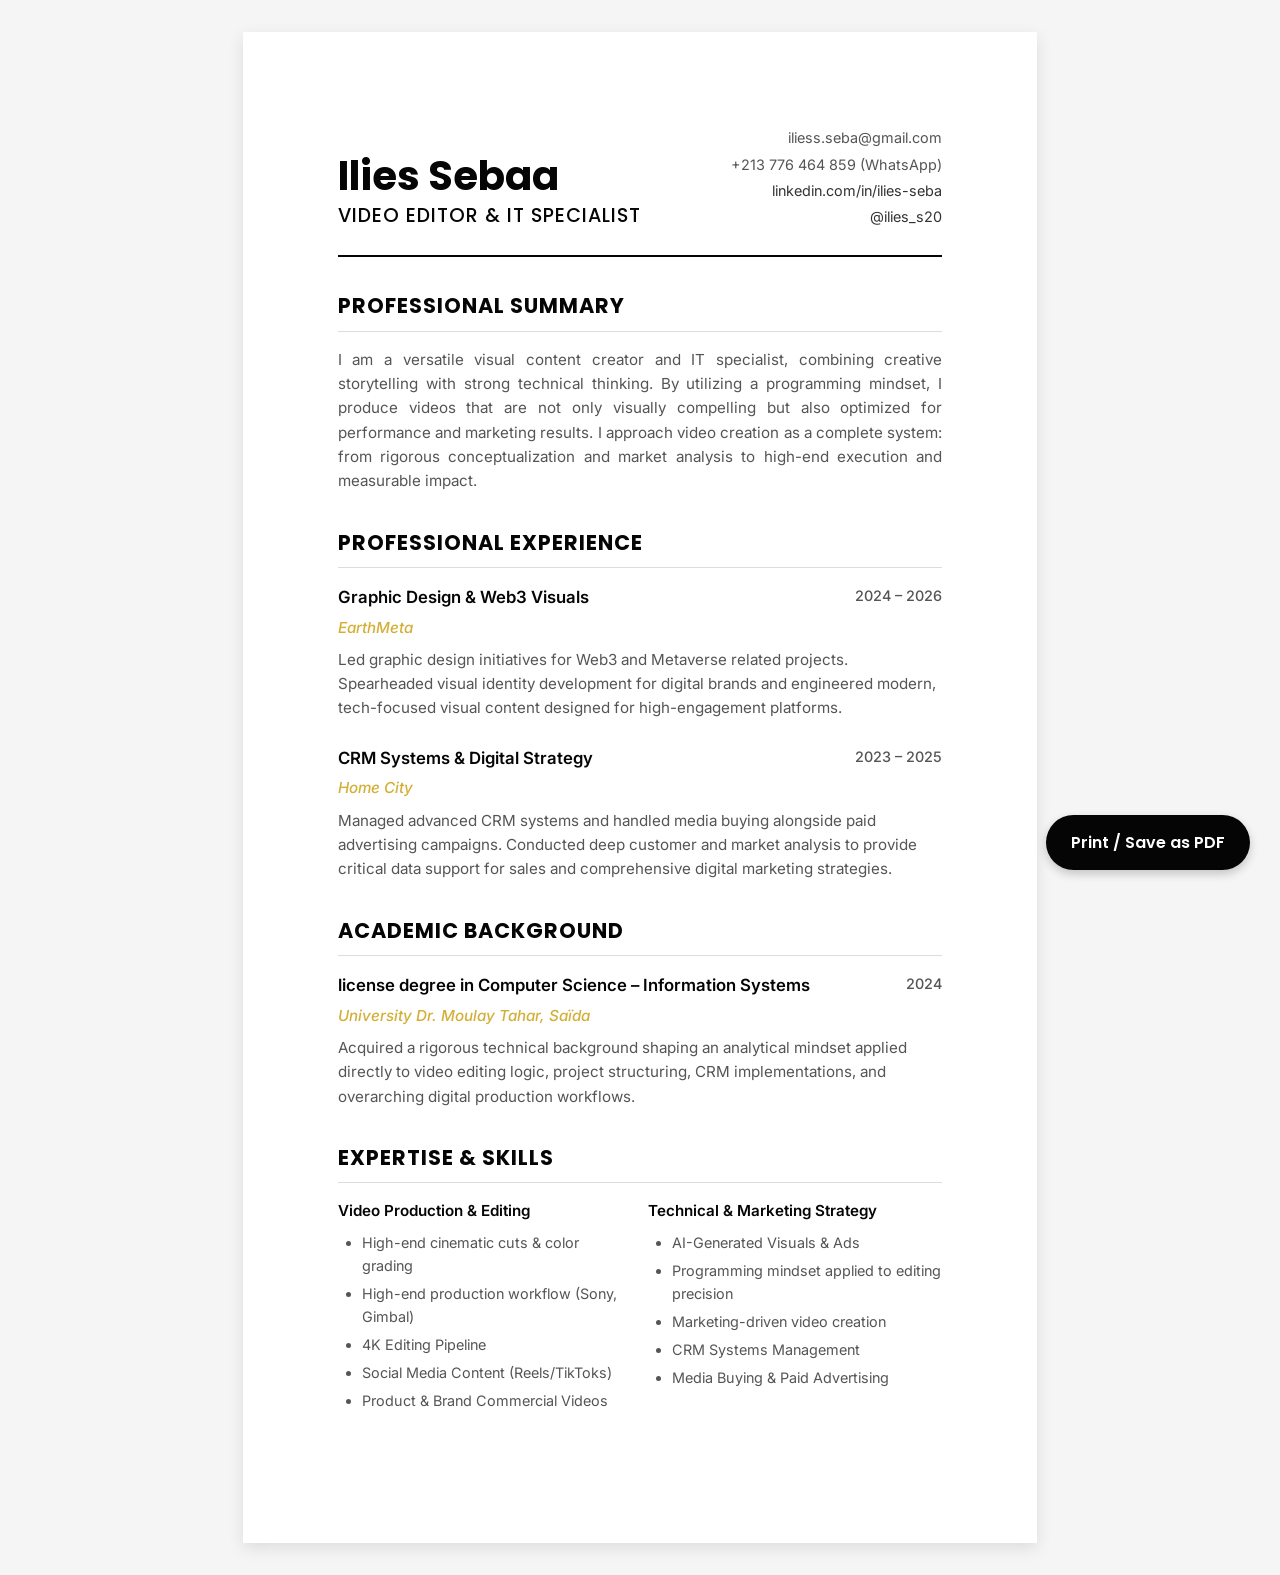
<file: Ilies_Sebaa_Resume.html>
<!DOCTYPE html>
<html lang="en">
<head>
    <meta charset="UTF-8">
    <meta name="viewport" content="width=device-width, initial-scale=1.0">
    <title>Ilies Sebaa - Resume</title>
    <!-- Google Fonts -->
    <link rel="preconnect" href="https://fonts.googleapis.com">
    <link rel="preconnect" href="https://fonts.gstatic.com" crossorigin>
    <link href="https://fonts.googleapis.com/css2?family=Inter:wght@300;400;500;600;700&family=Poppins:wght@500;600;700&display=swap" rel="stylesheet">
    <style>
        :root {
            --primary: #050505;
            --secondary: #d4af37;
            --text-dark: #333333;
            --text-light: #555555;
            --background: #ffffff;
        }

        * {
            margin: 0;
            padding: 0;
            box-sizing: border-box;
        }

        body {
            font-family: 'Inter', sans-serif;
            background-color: #f5f5f5;
            color: var(--text-dark);
            line-height: 1.6;
            -webkit-font-smoothing: antialiased;
        }

        .resume-wrapper {
            max-width: 21cm; /* A4 width */
            margin: 2rem auto;
            background: var(--background);
            padding: 2.5cm;
            box-shadow: 0 5px 15px rgba(0,0,0,0.1);
        }

        header {
            border-bottom: 2px solid var(--primary);
            padding-bottom: 1.5rem;
            margin-bottom: 2rem;
            display: flex;
            justify-content: space-between;
            align-items: flex-end;
        }

        .header-left h1 {
            font-family: 'Poppins', sans-serif;
            font-size: 2.5rem;
            font-weight: 700;
            color: var(--primary);
            margin-bottom: 0.2rem;
            line-height: 1.1;
        }

        .header-left h2 {
            font-family: 'Poppins', sans-serif;
            font-size: 1.2rem;
            color: var(--primary);
            font-weight: 500;
            letter-spacing: 1px;
            text-transform: uppercase;
        }

        .header-right {
            text-align: right;
            font-size: 0.9rem;
            color: var(--text-light);
        }

        .header-right a {
            color: var(--text-dark);
            text-decoration: none;
        }

        .header-right a:hover {
            color: var(--secondary);
        }

        .contact-item {
            margin-bottom: 0.2rem;
        }

        section {
            margin-bottom: 2rem;
        }

        h3 {
            font-family: 'Poppins', sans-serif;
            font-size: 1.3rem;
            color: var(--primary);
            text-transform: uppercase;
            letter-spacing: 1px;
            margin-bottom: 1rem;
            border-bottom: 1px solid #ddd;
            padding-bottom: 0.5rem;
        }

        .profile p {
            font-size: 0.95rem;
            color: var(--text-light);
            text-align: justify;
        }

        .experience-item, .education-item {
            margin-bottom: 1.5rem;
        }

        .item-header {
            display: flex;
            justify-content: space-between;
            margin-bottom: 0.3rem;
        }

        .item-title {
            font-weight: 600;
            color: var(--primary);
            font-size: 1.05rem;
        }

        .item-date {
            font-size: 0.9rem;
            font-weight: 500;
            color: var(--text-light);
        }

        .item-subtitle {
            font-weight: 500;
            font-style: italic;
            color: var(--secondary);
            margin-bottom: 0.5rem;
            font-size: 0.95rem;
        }

        .item-desc {
            font-size: 0.95rem;
            color: var(--text-light);
        }

        .skills-container {
            display: grid;
            grid-template-columns: 1fr 1fr;
            gap: 1rem;
        }

        .skill-group h4 {
            font-weight: 600;
            margin-bottom: 0.5rem;
            font-size: 0.95rem;
            color: var(--primary);
        }

        .skill-group ul {
            list-style-type: disc;
            padding-left: 1.5rem;
        }

        .skill-group li {
            font-size: 0.9rem;
            color: var(--text-light);
            margin-bottom: 0.3rem;
        }

        .print-btn {
            position: fixed;
            bottom: 30px;
            right: 30px;
            background-color: var(--primary);
            color: white;
            border: none;
            padding: 15px 25px;
            border-radius: 30px;
            font-family: 'Poppins', sans-serif;
            font-weight: 600;
            font-size: 1rem;
            cursor: pointer;
            box-shadow: 0 4px 10px rgba(0,0,0,0.2);
            transition: all 0.3s ease;
        }

        .print-btn:hover {
            background-color: var(--secondary);
            transform: translateY(-2px);
        }

        @media print {
            body {
                background: white;
            }
            .resume-wrapper {
                margin: 0;
                padding: 0;
                box-shadow: none;
                max-width: 100%;
            }
            .print-btn {
                display: none;
            }
        }
    </style>
</head>
<body>

    <button class="print-btn" onclick="window.print()">Print / Save as PDF</button>

    <div class="resume-wrapper">
        <header>
            <div class="header-left">
                <h1>Ilies Sebaa</h1>
                <h2>Video Editor & IT Specialist</h2>
            </div>
            <div class="header-right">
                <div class="contact-item">iliess.seba@gmail.com</div>
                <div class="contact-item">+213 776 464 859 (WhatsApp)</div>
                <div class="contact-item"><a href="https://www.linkedin.com/in/ilies-seba/" target="_blank">linkedin.com/in/ilies-seba</a></div>
                <div class="contact-item"><a href="https://www.instagram.com/ilies_s20/" target="_blank">@ilies_s20</a></div>
            </div>
        </header>

        <section class="profile">
            <h3>Professional Summary</h3>
            <p>I am a versatile visual content creator and IT specialist, combining creative storytelling with strong technical thinking. By utilizing a programming mindset, I produce videos that are not only visually compelling but also optimized for performance and marketing results. I approach video creation as a complete system: from rigorous conceptualization and market analysis to high-end execution and measurable impact.</p>
        </section>

        <section class="experience">
            <h3>Professional Experience</h3>
            
            <div class="experience-item">
                <div class="item-header">
                    <span class="item-title">Graphic Design & Web3 Visuals</span>
                    <span class="item-date">2024 – 2026</span>
                </div>
                <div class="item-subtitle">EarthMeta</div>
                <p class="item-desc">Led graphic design initiatives for Web3 and Metaverse related projects. Spearheaded visual identity development for digital brands and engineered modern, tech-focused visual content designed for high-engagement platforms.</p>
            </div>

            <div class="experience-item">
                <div class="item-header">
                    <span class="item-title">CRM Systems & Digital Strategy</span>
                    <span class="item-date">2023 – 2025</span>
                </div>
                <div class="item-subtitle">Home City</div>
                <p class="item-desc">Managed advanced CRM systems and handled media buying alongside paid advertising campaigns. Conducted deep customer and market analysis to provide critical data support for sales and comprehensive digital marketing strategies.</p>
            </div>
        </section>

        <section class="education">
            <h3>Academic Background</h3>
            
            <div class="education-item">
                <div class="item-header">
                    <span class="item-title">license degree in Computer Science – Information Systems</span>
                    <span class="item-date">2024</span>
                </div>
                <div class="item-subtitle">University Dr. Moulay Tahar, Saïda</div>
                <p class="item-desc">Acquired a rigorous technical background shaping an analytical mindset applied directly to video editing logic, project structuring, CRM implementations, and overarching digital production workflows.</p>
            </div>
        </section>

        <section class="skills">
            <h3>Expertise & Skills</h3>
            <div class="skills-container">
                <div class="skill-group">
                    <h4>Video Production & Editing</h4>
                    <ul>
                        <li>High-end cinematic cuts & color grading</li>
                        <li>High-end production workflow (Sony, Gimbal)</li>
                        <li>4K Editing Pipeline</li>
                        <li>Social Media Content (Reels/TikToks)</li>
                        <li>Product & Brand Commercial Videos</li>
                    </ul>
                </div>
                <div class="skill-group">
                    <h4>Technical & Marketing Strategy</h4>
                    <ul>
                        <li>AI-Generated Visuals & Ads</li>
                        <li>Programming mindset applied to editing precision</li>
                        <li>Marketing-driven video creation</li>
                        <li>CRM Systems Management</li>
                        <li>Media Buying & Paid Advertising</li>
                    </ul>
                </div>
            </div>
        </section>
    </div>

</body>
</html>
</file>
